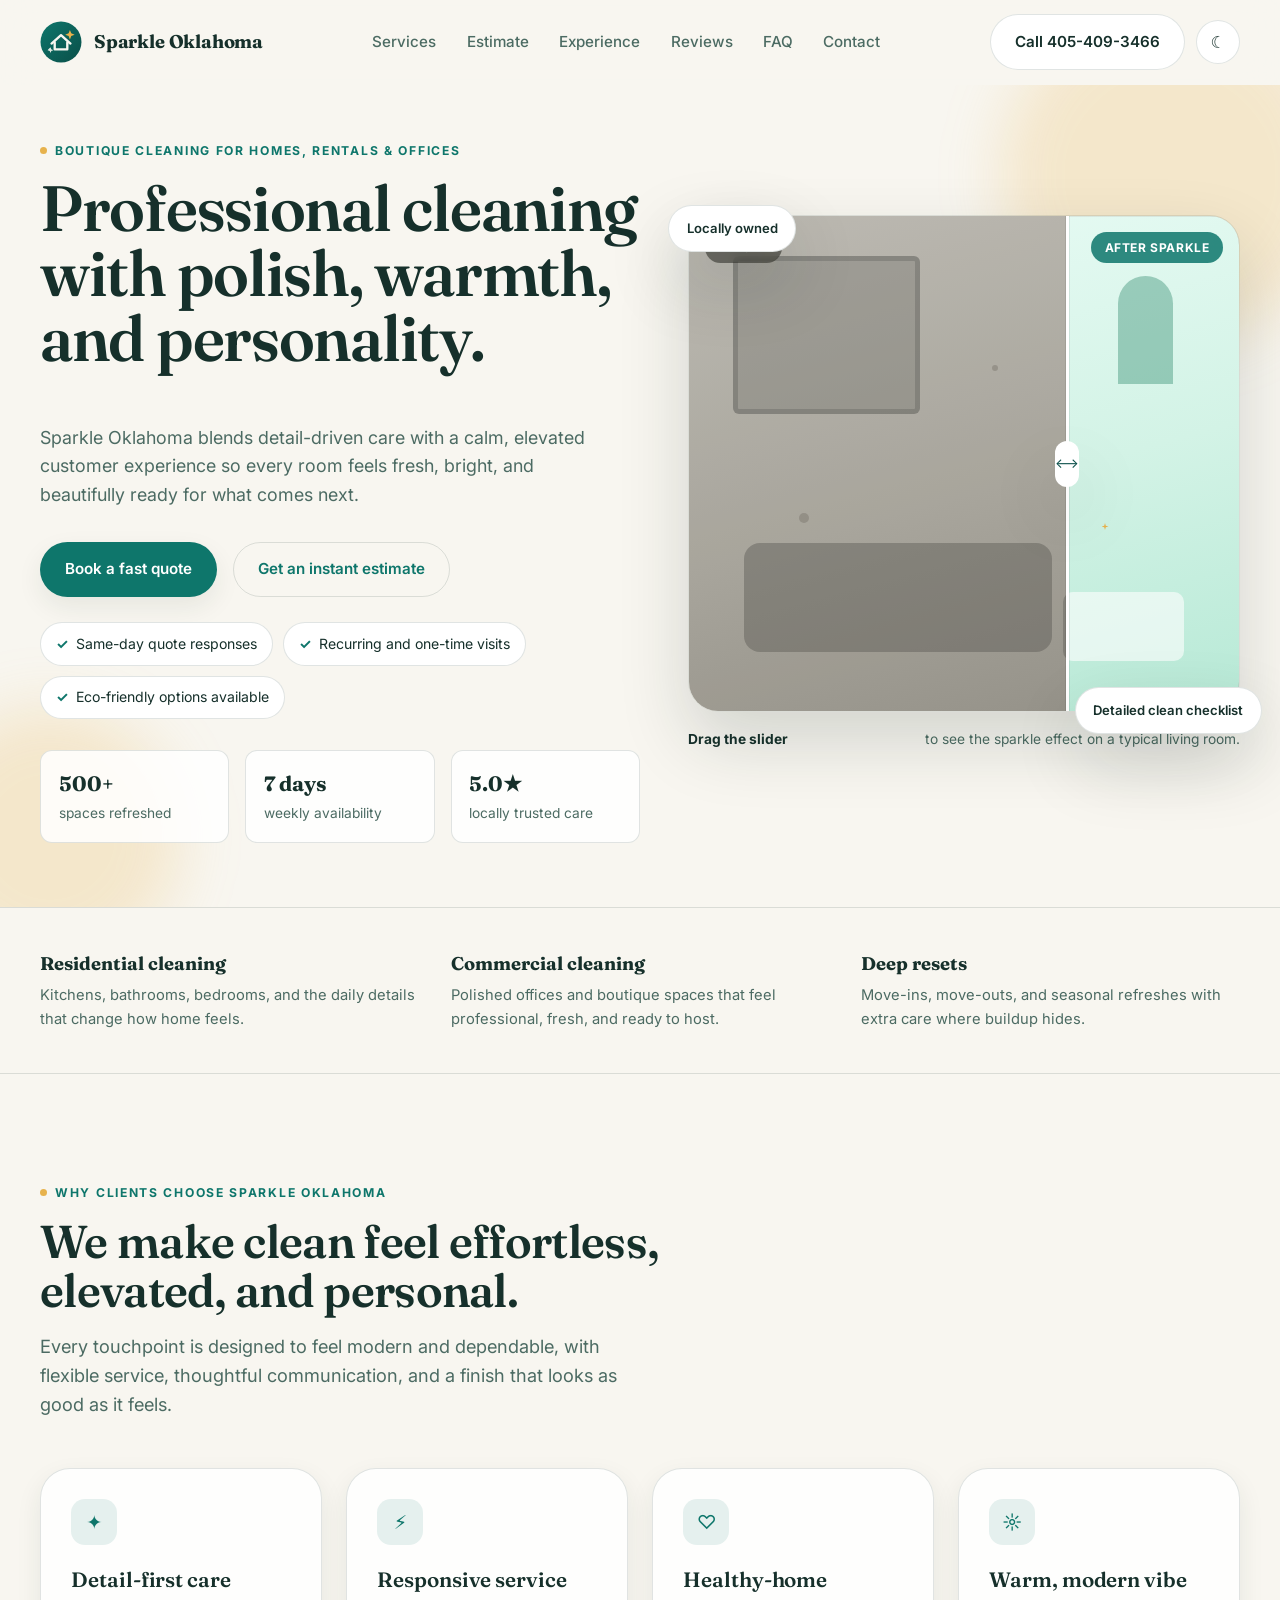
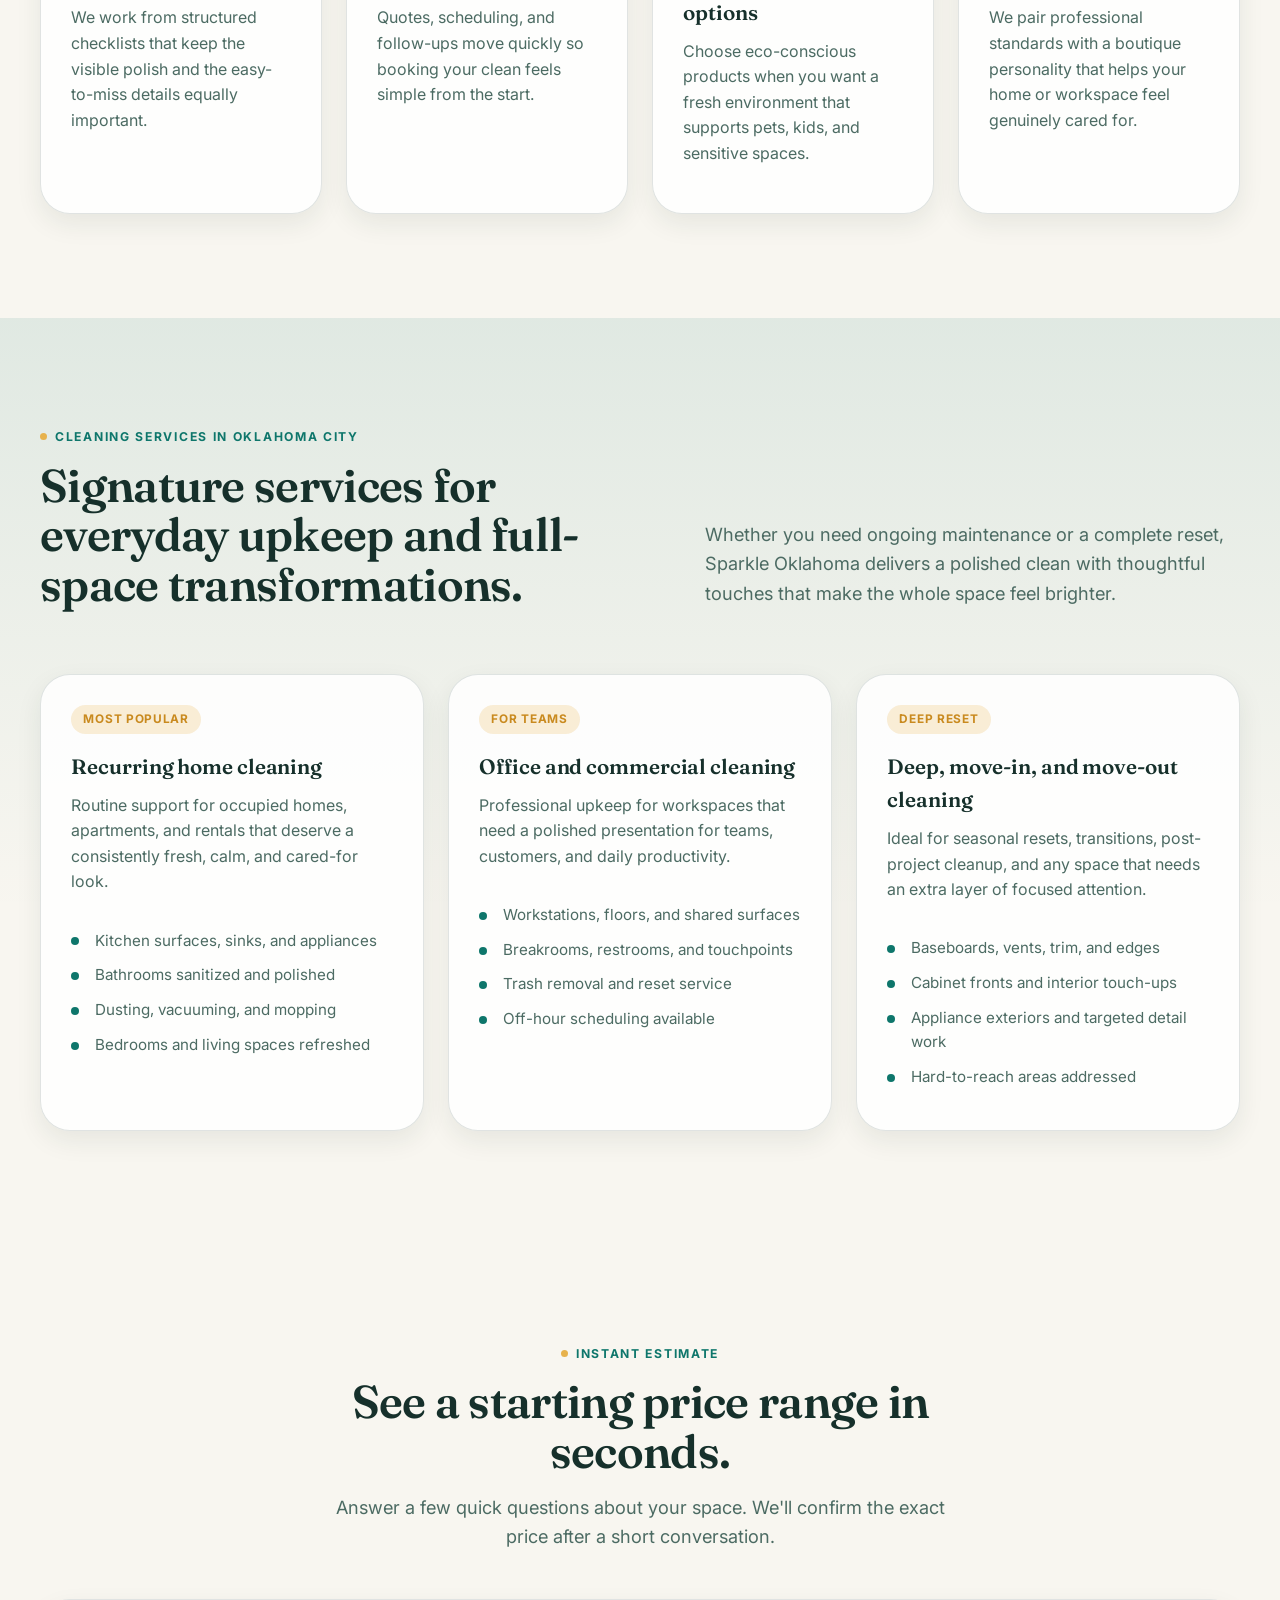
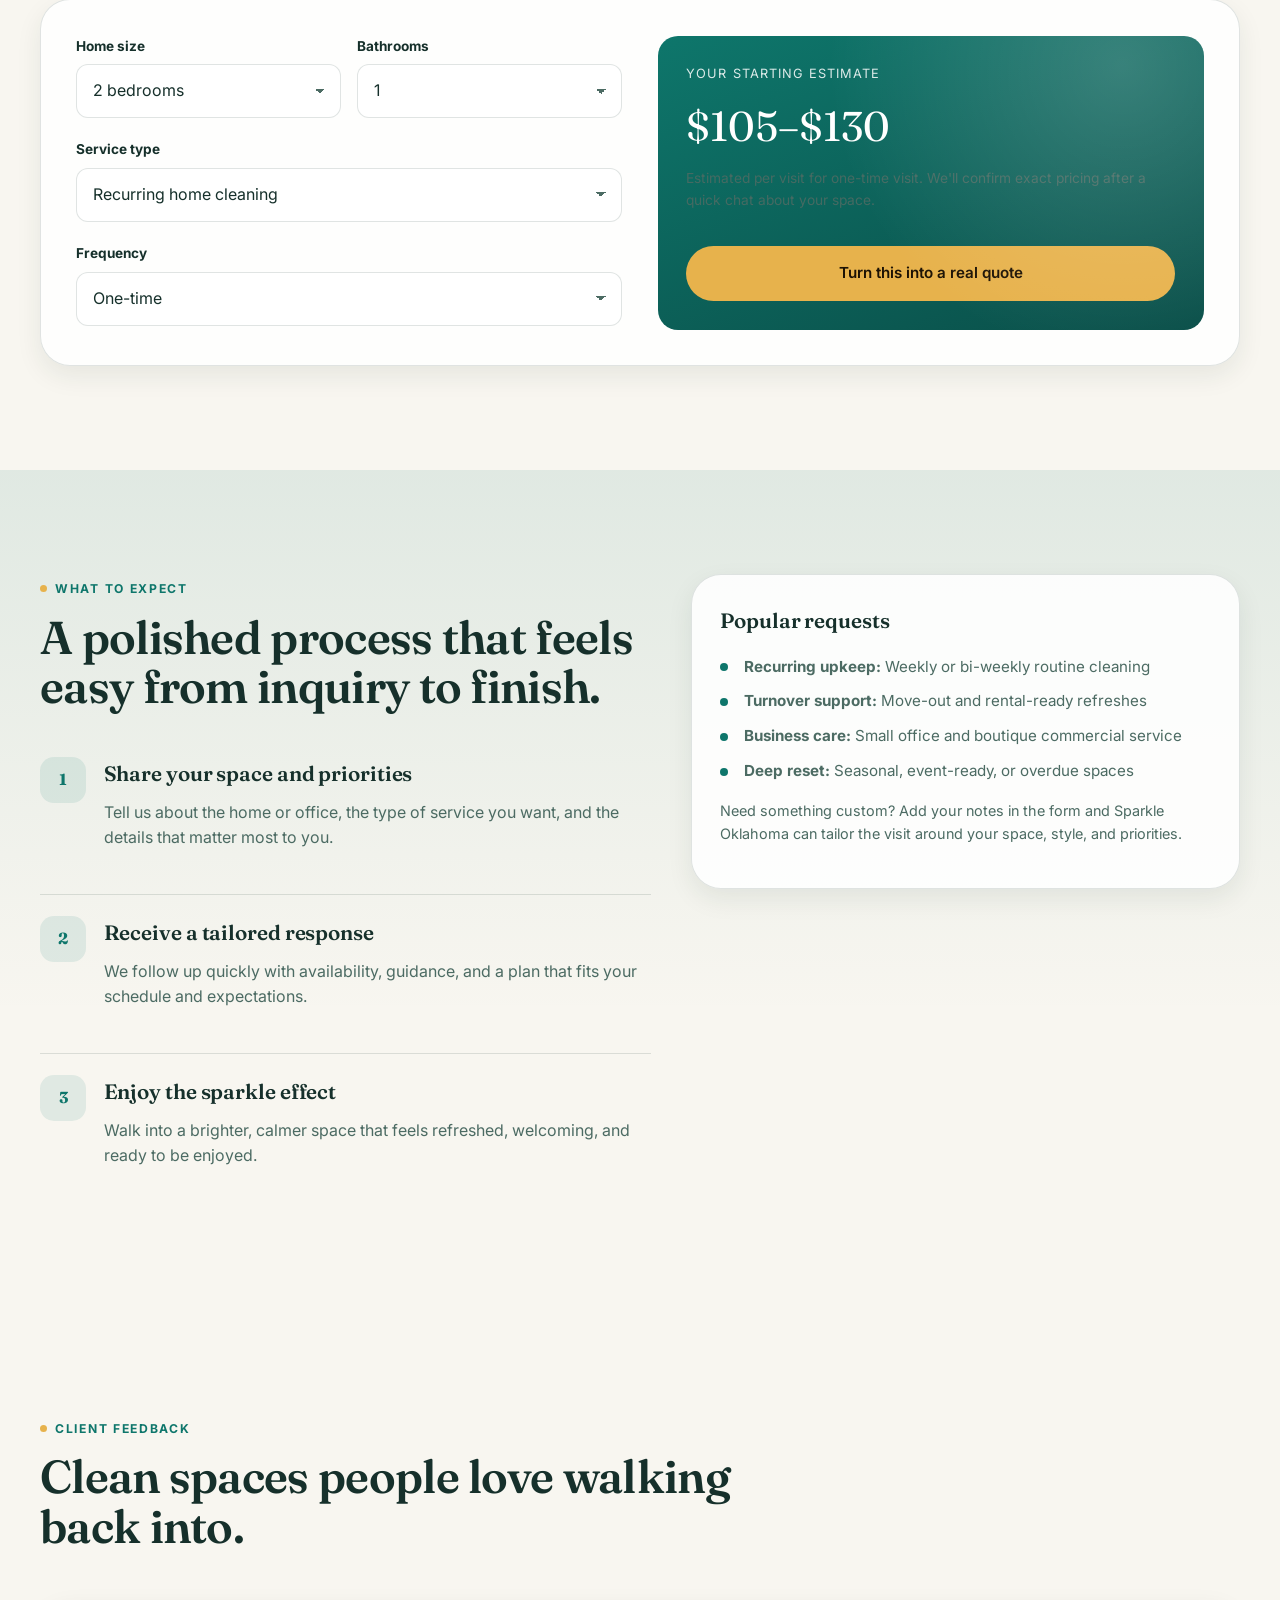
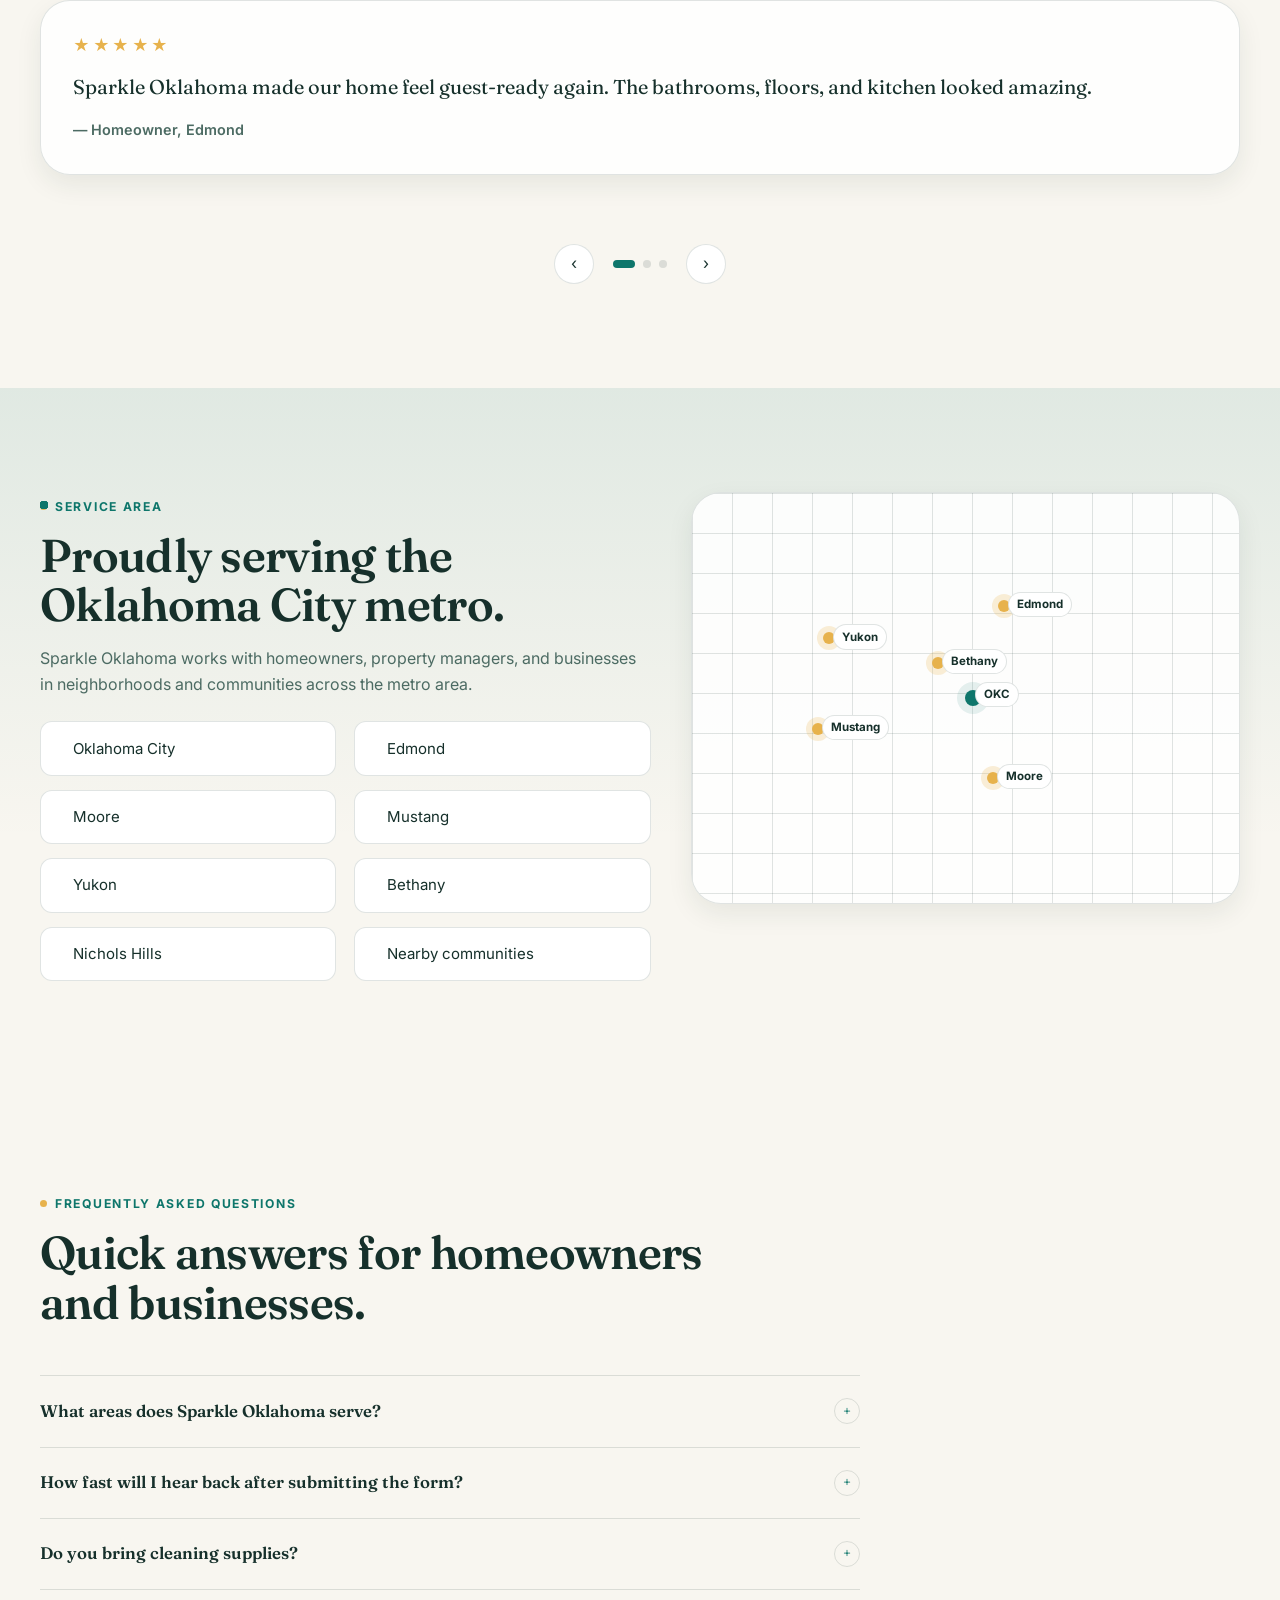
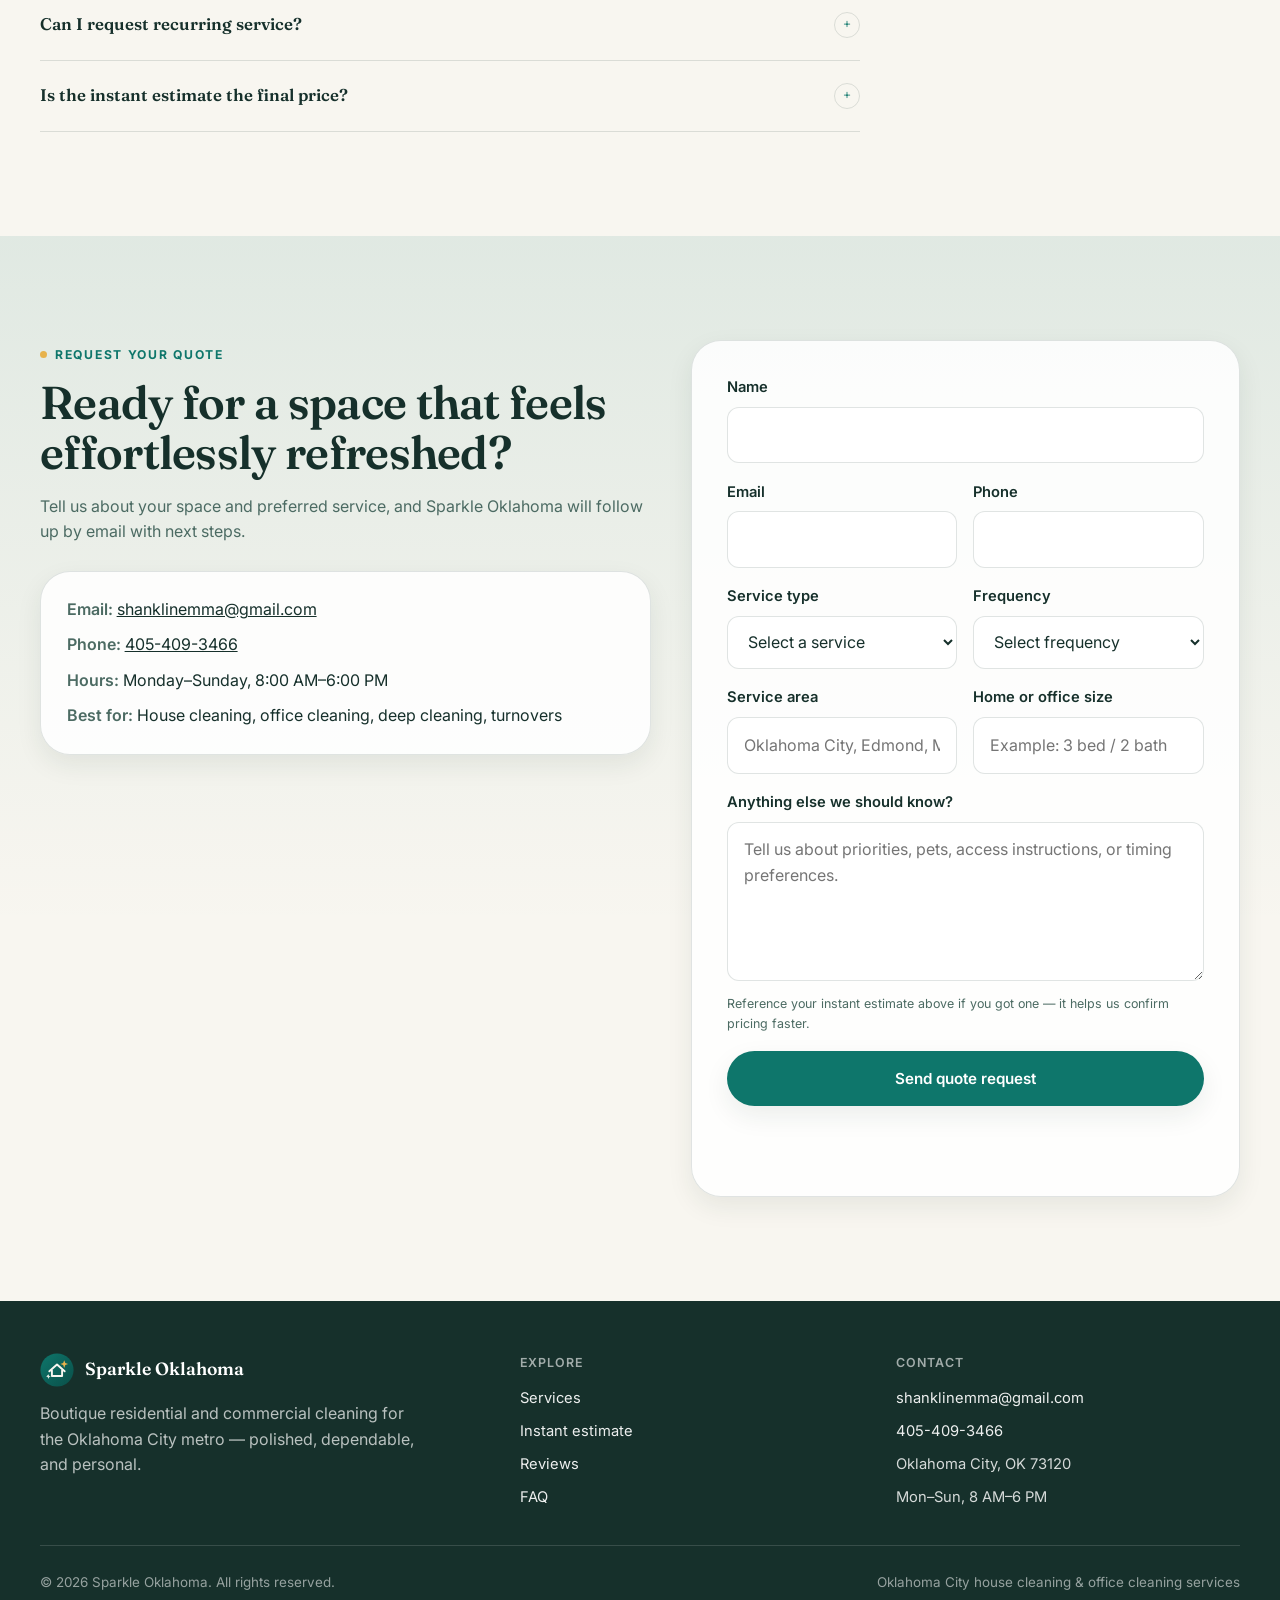
<file: index.html>
<!DOCTYPE html>
<html lang="en">
<head>
  <meta charset="UTF-8" />
  <meta name="viewport" content="width=device-width, initial-scale=1" />
  <title>Sparkle Oklahoma | Boutique Home &amp; Office Cleaning in Oklahoma City</title>
  <meta name="description" content="Sparkle Oklahoma delivers polished home and office cleaning across Oklahoma City with modern care, flexible scheduling, and a warm boutique experience. Get a same-day estimate." />
  <meta name="keywords" content="Oklahoma City house cleaning, cleaning service OKC, residential cleaning Oklahoma City, office cleaning OKC, deep cleaning Oklahoma, move out cleaning OKC" />
  <meta name="author" content="Sparkle Oklahoma" />
  <meta name="robots" content="index, follow, max-image-preview:large, max-snippet:-1, max-video-preview:-1" />
  <meta name="theme-color" content="#0e766b" />
  <meta name="format-detection" content="telephone=yes" />
  <link rel="canonical" href="https://sparkleoklahoma.com/" />
  <link rel="preconnect" href="https://fonts.googleapis.com" />
  <link rel="preconnect" href="https://fonts.gstatic.com" crossorigin />
  <link rel="icon" type="image/png" href="assets/favicon.png" />
  <link rel="shortcut icon" type="image/png" href="assets/favicon.png" />
  <link rel="apple-touch-icon" href="assets/icon-512.png" />
  <link rel="stylesheet" href="https://fonts.googleapis.com/css2?family=Fraunces:opsz,wght@9..144,300..700&family=Inter:wght@400;500;600;700;800&display=swap" />
  <meta property="og:locale" content="en_US" />
  <meta property="og:type" content="website" />
  <meta property="og:title" content="Sparkle Oklahoma | Boutique Home & Office Cleaning in Oklahoma City" />
  <meta property="og:description" content="Boutique residential, deep, and commercial cleaning with a polished customer experience across the OKC metro. Instant estimate calculator included." />
  <meta property="og:url" content="https://sparkleoklahoma.com/" />
  <meta property="og:site_name" content="Sparkle Oklahoma" />
  <meta property="og:image" content="https://sparkleoklahoma.com/assets/social-preview.svg" />
  <meta property="og:image:type" content="image/svg+xml" />
  <meta property="og:image:alt" content="Sparkle Oklahoma cleaning services in Oklahoma City" />
  <meta name="twitter:card" content="summary_large_image" />
  <meta name="twitter:title" content="Sparkle Oklahoma | Boutique Home & Office Cleaning in Oklahoma City" />
  <meta name="twitter:description" content="Professional cleaning with personality, polished details, and flexible support for Oklahoma City homes and businesses." />
  <meta name="twitter:image" content="https://sparkleoklahoma.com/assets/social-preview.svg" />
  <script type="application/ld+json">
  {
    "@context": "https://schema.org",
    "@graph": [
      {
        "@type": "Organization",
        "@id": "https://sparkleoklahoma.com/#organization",
        "name": "Sparkle Oklahoma",
        "url": "https://sparkleoklahoma.com/",
        "logo": "https://sparkleoklahoma.com/assets/logo-mark.svg",
        "email": "shanklinemma@gmail.com",
        "telephone": "+1-405-409-3466"
      },
      {
        "@type": "LocalBusiness",
        "@id": "https://sparkleoklahoma.com/#localbusiness",
        "name": "Sparkle Oklahoma",
        "image": "https://sparkleoklahoma.com/assets/social-preview.svg",
        "url": "https://sparkleoklahoma.com/",
        "telephone": "+1-405-409-3466",
        "email": "shanklinemma@gmail.com",
        "description": "Sparkle Oklahoma provides recurring house cleaning, deep cleaning, move-in and move-out cleaning, and office cleaning across the Oklahoma City metro.",
        "priceRange": "$$",
        "currenciesAccepted": "USD",
        "paymentAccepted": "Cash, Credit Card, Debit Card",
        "address": {
          "@type": "PostalAddress",
          "addressLocality": "Oklahoma City",
          "addressRegion": "OK",
          "postalCode": "73120",
          "addressCountry": "US"
        },
        "geo": {
          "@type": "GeoCoordinates",
          "latitude": 35.609,
          "longitude": -97.565
        },
        "openingHoursSpecification": [
          {
            "@type": "OpeningHoursSpecification",
            "dayOfWeek": ["Monday","Tuesday","Wednesday","Thursday","Friday","Saturday","Sunday"],
            "opens": "08:00",
            "closes": "18:00"
          }
        ],
        "sameAs": ["https://sparkleoklahoma.com/"],
        "areaServed": ["Oklahoma City","Edmond","Moore","Mustang","Yukon","Bethany","Nichols Hills"],
        "aggregateRating": {
          "@type": "AggregateRating",
          "ratingValue": "5.0",
          "reviewCount": "3"
        },
        "review": [
          {
            "@type": "Review",
            "reviewRating": { "@type": "Rating", "ratingValue": "5" },
            "author": { "@type": "Person", "name": "Homeowner, Edmond" },
            "reviewBody": "Sparkle Oklahoma made our home feel guest-ready again. The bathrooms, floors, and kitchen looked amazing."
          },
          {
            "@type": "Review",
            "reviewRating": { "@type": "Rating", "ratingValue": "5" },
            "author": { "@type": "Person", "name": "Small Business Owner, Oklahoma City" },
            "reviewBody": "Their office cleaning is dependable and professional. We appreciate the quick communication and consistent attention to detail."
          },
          {
            "@type": "Review",
            "reviewRating": { "@type": "Rating", "ratingValue": "5" },
            "author": { "@type": "Person", "name": "Property Client, Moore" },
            "reviewBody": "Our move-out clean was a huge help. The place looked polished and ready much faster than we expected."
          }
        ],
        "hasOfferCatalog": {
          "@type": "OfferCatalog",
          "name": "Cleaning Services",
          "itemListElement": [
            { "@type": "Offer", "itemOffered": { "@type": "Service", "name": "Recurring Home Cleaning" } },
            { "@type": "Offer", "itemOffered": { "@type": "Service", "name": "Deep Cleaning" } },
            { "@type": "Offer", "itemOffered": { "@type": "Service", "name": "Office Cleaning" } },
            { "@type": "Offer", "itemOffered": { "@type": "Service", "name": "Move-In / Move-Out Cleaning" } }
          ]
        }
      },
      {
        "@type": "WebSite",
        "@id": "https://sparkleoklahoma.com/#website",
        "url": "https://sparkleoklahoma.com/",
        "name": "Sparkle Oklahoma",
        "description": "Cleaning services website for Oklahoma City homes and businesses.",
        "publisher": { "@id": "https://sparkleoklahoma.com/#organization" },
        "potentialAction": {
          "@type": "SearchAction",
          "target": "https://sparkleoklahoma.com/?q={search_term_string}",
          "query-input": "required name=search_term_string"
        }
      },
      {
        "@type": "FAQPage",
        "@id": "https://sparkleoklahoma.com/#faq",
        "mainEntity": [
          {
            "@type": "Question",
            "name": "What areas does Sparkle Oklahoma serve?",
            "acceptedAnswer": { "@type": "Answer", "text": "Sparkle Oklahoma serves Oklahoma City, Edmond, Moore, Mustang, Yukon, Bethany, Nichols Hills, and nearby communities." }
          },
          {
            "@type": "Question",
            "name": "How quickly can I get a quote?",
            "acceptedAnswer": { "@type": "Answer", "text": "Most quote requests receive a response the same day during business hours, often within a few hours. You can also use the instant estimate tool on the site for a starting price range." }
          },
          {
            "@type": "Question",
            "name": "Do you bring your own cleaning supplies?",
            "acceptedAnswer": { "@type": "Answer", "text": "Yes. Sparkle Oklahoma arrives with professional cleaning supplies, and eco-friendly options are available on request." }
          },
          {
            "@type": "Question",
            "name": "Can I set up recurring cleaning?",
            "acceptedAnswer": { "@type": "Answer", "text": "Yes. Weekly, bi-weekly, monthly, and custom recurring schedules are available for homes and offices." }
          },
          {
            "@type": "Question",
            "name": "Is the instant estimate the final price?",
            "acceptedAnswer": { "@type": "Answer", "text": "The instant estimate is a starting range based on typical home size and service type. Sparkle Oklahoma confirms final pricing after a short conversation about your specific space." }
          }
        ]
      }
    ]
  }
  </script>
  <link rel="stylesheet" href="styles.css" />
</head>
<body>
  <a class="skip-link" href="#main-content">Skip to content</a>

  <header class="site-header">
    <div class="container header-shell">
      <a class="logo" href="#home" aria-label="Sparkle Oklahoma home">
        <img src="assets/logo-mark.svg" alt="" class="logo-img" />
        <span class="logo-text">Sparkle Oklahoma</span>
      </a>
      <nav class="nav" aria-label="Primary navigation">
        <a href="#services">Services</a>
        <a href="#estimate">Estimate</a>
        <a href="#experience">Experience</a>
        <a href="#reviews">Reviews</a>
        <a href="#faq">FAQ</a>
        <a href="#contact">Contact</a>
      </nav>
      <div class="header-actions">
        <a class="btn secondary header-phone" href="tel:4054093466">Call 405-409-3466</a>
        <button id="themeToggle" class="btn icon-btn" aria-label="Toggle theme">☾</button>
        <button class="nav-toggle" aria-label="Toggle navigation" aria-expanded="false">☰</button>
      </div>
    </div>
  </header>

  <main id="main-content">
    <section id="home" class="hero">
      <div class="hero-background" aria-hidden="true">
        <div class="fleck fleck-a"></div>
        <div class="fleck fleck-b"></div>
      </div>
      <div class="container hero-inner">
        <div class="hero-copy reveal">
          <p class="eyebrow">Boutique cleaning for homes, rentals &amp; offices</p>
          <h1>Professional cleaning with polish, warmth, and personality.</h1>
          <p class="hero-text">Sparkle Oklahoma blends detail-driven care with a calm, elevated customer experience so every room feels fresh, bright, and beautifully ready for what comes next.</p>
          <div class="hero-actions">
            <a href="#contact" class="btn primary">Book a fast quote</a>
            <a href="#estimate" class="btn tertiary">Get an instant estimate</a>
          </div>
          <ul class="hero-highlights" aria-label="Company highlights">
            <li>Same-day quote responses</li>
            <li>Recurring and one-time visits</li>
            <li>Eco-friendly options available</li>
          </ul>
          <div class="hero-trust">
            <div>
              <strong>500+</strong>
              <span>spaces refreshed</span>
            </div>
            <div>
              <strong>7 days</strong>
              <span>weekly availability</span>
            </div>
            <div>
              <strong>5.0★</strong>
              <span>locally trusted care</span>
            </div>
          </div>
        </div>

        <div class="hero-visual reveal">
          <div class="sparkle-slider-wrap">
            <div class="sparkle-slider" aria-hidden="false">
              <div class="slider-pane pane-before">
                <div class="room">
                  <div class="room-item room-window"></div>
                  <div class="room-item room-sofa"></div>
                  <div class="room-item room-table"></div>
                  <div class="room-item room-plant"></div>
                  <div class="room-dust dust-1"></div>
                  <div class="room-dust dust-2"></div>
                  <div class="room-dust dust-3"></div>
                </div>
                <span class="pane-label">Before</span>
              </div>
              <div class="slider-pane pane-after">
                <div class="room">
                  <div class="room-item room-window"></div>
                  <div class="room-item room-sofa"></div>
                  <div class="room-item room-table"></div>
                  <div class="room-item room-plant"></div>
                  <div class="sparkle-dot spk-1"></div>
                  <div class="sparkle-dot spk-2"></div>
                  <div class="sparkle-dot spk-3"></div>
                </div>
                <span class="pane-label">After Sparkle</span>
              </div>
              <div class="slider-handle">
                <div class="slider-grip" aria-hidden="true">⟷</div>
              </div>
              <input
                type="range"
                class="sparkle-range"
                min="0"
                max="100"
                value="52"
                aria-label="Drag to compare before and after cleaning"
                role="slider"
                aria-valuemin="0"
                aria-valuemax="100"
                aria-valuenow="52"
              />
            </div>
            <p class="sparkle-caption"><strong>Drag the slider</strong> to see the sparkle effect on a typical living room.</p>
          </div>
          <div class="floating-badge badge-one">Locally owned</div>
          <div class="floating-badge badge-two">Detailed clean checklist</div>
        </div>
      </div>
    </section>

    <section class="proof-bar reveal" aria-label="Quick proof points">
      <div class="container proof-grid">
        <div>
          <strong>Residential cleaning</strong>
          <span>Kitchens, bathrooms, bedrooms, and the daily details that change how home feels.</span>
        </div>
        <div>
          <strong>Commercial cleaning</strong>
          <span>Polished offices and boutique spaces that feel professional, fresh, and ready to host.</span>
        </div>
        <div>
          <strong>Deep resets</strong>
          <span>Move-ins, move-outs, and seasonal refreshes with extra care where buildup hides.</span>
        </div>
      </div>
    </section>

    <section id="experience" class="section">
      <div class="container">
        <div class="section-heading reveal">
          <p class="eyebrow">Why clients choose Sparkle Oklahoma</p>
          <h2>We make clean feel effortless, elevated, and personal.</h2>
          <p class="lede">Every touchpoint is designed to feel modern and dependable, with flexible service, thoughtful communication, and a finish that looks as good as it feels.</p>
        </div>
        <div class="grid four feature-grid">
          <article class="card feature-card reveal">
            <div class="feature-icon">✦</div>
            <h3>Detail-first care</h3>
            <p>We work from structured checklists that keep the visible polish and the easy-to-miss details equally important.</p>
          </article>
          <article class="card feature-card reveal">
            <div class="feature-icon">⚡</div>
            <h3>Responsive service</h3>
            <p>Quotes, scheduling, and follow-ups move quickly so booking your clean feels simple from the start.</p>
          </article>
          <article class="card feature-card reveal">
            <div class="feature-icon">♡</div>
            <h3>Healthy-home options</h3>
            <p>Choose eco-conscious products when you want a fresh environment that supports pets, kids, and sensitive spaces.</p>
          </article>
          <article class="card feature-card reveal">
            <div class="feature-icon">☼</div>
            <h3>Warm, modern vibe</h3>
            <p>We pair professional standards with a boutique personality that helps your home or workspace feel genuinely cared for.</p>
          </article>
        </div>
      </div>
    </section>

    <section id="services" class="section alt-section">
      <div class="container">
        <div class="section-heading split-heading reveal">
          <div>
            <p class="eyebrow">Cleaning services in Oklahoma City</p>
            <h2>Signature services for everyday upkeep and full-space transformations.</h2>
          </div>
          <p class="lede">Whether you need ongoing maintenance or a complete reset, Sparkle Oklahoma delivers a polished clean with thoughtful touches that make the whole space feel brighter.</p>
        </div>
        <div class="grid three service-grid">
          <article class="card service-card reveal">
            <span class="service-tag">Most popular</span>
            <h3>Recurring home cleaning</h3>
            <p>Routine support for occupied homes, apartments, and rentals that deserve a consistently fresh, calm, and cared-for look.</p>
            <ul class="list check-list">
              <li>Kitchen surfaces, sinks, and appliances</li>
              <li>Bathrooms sanitized and polished</li>
              <li>Dusting, vacuuming, and mopping</li>
              <li>Bedrooms and living spaces refreshed</li>
            </ul>
          </article>
          <article class="card service-card reveal">
            <span class="service-tag">For teams</span>
            <h3>Office and commercial cleaning</h3>
            <p>Professional upkeep for workspaces that need a polished presentation for teams, customers, and daily productivity.</p>
            <ul class="list check-list">
              <li>Workstations, floors, and shared surfaces</li>
              <li>Breakrooms, restrooms, and touchpoints</li>
              <li>Trash removal and reset service</li>
              <li>Off-hour scheduling available</li>
            </ul>
          </article>
          <article class="card service-card reveal">
            <span class="service-tag">Deep reset</span>
            <h3>Deep, move-in, and move-out cleaning</h3>
            <p>Ideal for seasonal resets, transitions, post-project cleanup, and any space that needs an extra layer of focused attention.</p>
            <ul class="list check-list">
              <li>Baseboards, vents, trim, and edges</li>
              <li>Cabinet fronts and interior touch-ups</li>
              <li>Appliance exteriors and targeted detail work</li>
              <li>Hard-to-reach areas addressed</li>
            </ul>
          </article>
        </div>
      </div>
    </section>

    <section id="estimate" class="section">
      <div class="container">
        <div class="section-heading center reveal">
          <p class="eyebrow">Instant estimate</p>
          <h2>See a starting price range in seconds.</h2>
          <p class="lede" style="margin-inline:auto;">Answer a few quick questions about your space. We'll confirm the exact price after a short conversation.</p>
        </div>
        <div class="card estimate-panel reveal">
          <form id="estimateForm" class="estimate-form">
            <div class="field-row">
              <div class="field">
                <label for="size">Home size</label>
                <select id="size" name="size">
                  <option value="studio">Studio / 1 bedroom</option>
                  <option value="2bed" selected>2 bedrooms</option>
                  <option value="3bed">3 bedrooms</option>
                  <option value="4bed">4 bedrooms</option>
                  <option value="5bed">5+ bedrooms</option>
                </select>
              </div>
              <div class="field">
                <label for="baths">Bathrooms</label>
                <select id="baths" name="baths">
                  <option value="1" selected>1</option>
                  <option value="1.5">1.5</option>
                  <option value="2">2</option>
                  <option value="2.5">2.5</option>
                  <option value="3plus">3+</option>
                </select>
              </div>
            </div>
            <div class="field">
              <label for="service">Service type</label>
              <select id="service" name="service">
                <option value="recurring" selected>Recurring home cleaning</option>
                <option value="deep">Deep cleaning</option>
                <option value="movein">Move-in cleaning</option>
                <option value="moveout">Move-out cleaning</option>
              </select>
            </div>
            <div class="field">
              <label for="frequency">Frequency</label>
              <select id="frequency" name="frequency">
                <option value="onetime" selected>One-time</option>
                <option value="weekly">Weekly</option>
                <option value="biweekly">Bi-weekly</option>
                <option value="monthly">Monthly</option>
              </select>
            </div>
          </form>
          <div class="estimate-result">
            <span class="estimate-label">Your starting estimate</span>
            <span class="estimate-value" id="estimateValue">$0</span>
            <p class="estimate-note" id="estimateNote">Choose your options to see a range.</p>
            <a href="#contact" class="btn gold estimate-cta">Turn this into a real quote</a>
          </div>
        </div>
      </div>
    </section>

    <section id="results" class="section alt-section">
      <div class="container results-layout">
        <div class="reveal">
          <p class="eyebrow">What to expect</p>
          <h2>A polished process that feels easy from inquiry to finish.</h2>
          <div class="timeline">
            <div class="timeline-item reveal">
              <span>1</span>
              <div>
                <h3>Share your space and priorities</h3>
                <p>Tell us about the home or office, the type of service you want, and the details that matter most to you.</p>
              </div>
            </div>
            <div class="timeline-item reveal">
              <span>2</span>
              <div>
                <h3>Receive a tailored response</h3>
                <p>We follow up quickly with availability, guidance, and a plan that fits your schedule and expectations.</p>
              </div>
            </div>
            <div class="timeline-item reveal">
              <span>3</span>
              <div>
                <h3>Enjoy the sparkle effect</h3>
                <p>Walk into a brighter, calmer space that feels refreshed, welcoming, and ready to be enjoyed.</p>
              </div>
            </div>
          </div>
        </div>
        <aside class="card results-panel reveal">
          <h3>Popular requests</h3>
          <ul class="list stats-list">
            <li><strong>Recurring upkeep:</strong> Weekly or bi-weekly routine cleaning</li>
            <li><strong>Turnover support:</strong> Move-out and rental-ready refreshes</li>
            <li><strong>Business care:</strong> Small office and boutique commercial service</li>
            <li><strong>Deep reset:</strong> Seasonal, event-ready, or overdue spaces</li>
          </ul>
          <p class="microcopy">Need something custom? Add your notes in the form and Sparkle Oklahoma can tailor the visit around your space, style, and priorities.</p>
        </aside>
      </div>
    </section>

    <section id="reviews" class="section">
      <div class="container">
        <div class="section-heading reveal">
          <p class="eyebrow">Client feedback</p>
          <h2>Clean spaces people love walking back into.</h2>
        </div>
        <div class="review-carousel reveal">
          <div class="review-track">
            <article class="card review-card">
              <div class="rating" aria-label="5 out of 5 stars">★★★★★</div>
              <p>Sparkle Oklahoma made our home feel guest-ready again. The bathrooms, floors, and kitchen looked amazing.</p>
              <span>— Homeowner, Edmond</span>
            </article>
            <article class="card review-card">
              <div class="rating" aria-label="5 out of 5 stars">★★★★★</div>
              <p>Their office cleaning is dependable and professional. We appreciate the quick communication and consistent attention to detail.</p>
              <span>— Small Business Owner, Oklahoma City</span>
            </article>
            <article class="card review-card">
              <div class="rating" aria-label="5 out of 5 stars">★★★★★</div>
              <p>Our move-out clean was a huge help. The place looked polished and ready much faster than we expected.</p>
              <span>— Property Client, Moore</span>
            </article>
          </div>
          <div class="carousel-controls">
            <button type="button" class="carousel-arrow prev" aria-label="Previous review">‹</button>
            <div class="carousel-dots"></div>
            <button type="button" class="carousel-arrow next" aria-label="Next review">›</button>
          </div>
        </div>
      </div>
    </section>

    <section class="section alt-section coverage-section">
      <div class="container coverage-layout">
        <div class="reveal">
          <p class="eyebrow">Service area</p>
          <h2>Proudly serving the Oklahoma City metro.</h2>
          <p>Sparkle Oklahoma works with homeowners, property managers, and businesses in neighborhoods and communities across the metro area.</p>
          <ul class="coverage-list">
            <li>Oklahoma City</li>
            <li>Edmond</li>
            <li>Moore</li>
            <li>Mustang</li>
            <li>Yukon</li>
            <li>Bethany</li>
            <li>Nichols Hills</li>
            <li>Nearby communities</li>
          </ul>
        </div>
        <div class="card coverage-map reveal" aria-hidden="true">
          <div class="map-grid"></div>
          <div class="map-dot hub" style="top:48%;left:50%;"></div>
          <span class="map-label" style="top:48%;left:50%;">OKC</span>
          <div class="map-dot" style="top:26%;left:56%;"></div>
          <span class="map-label" style="top:26%;left:56%;">Edmond</span>
          <div class="map-dot" style="top:68%;left:54%;"></div>
          <span class="map-label" style="top:68%;left:54%;">Moore</span>
          <div class="map-dot" style="top:56%;left:22%;"></div>
          <span class="map-label" style="top:56%;left:22%;">Mustang</span>
          <div class="map-dot" style="top:34%;left:24%;"></div>
          <span class="map-label" style="top:34%;left:24%;">Yukon</span>
          <div class="map-dot" style="top:40%;left:44%;"></div>
          <span class="map-label" style="top:40%;left:44%;">Bethany</span>
        </div>
      </div>
    </section>

    <section id="faq" class="section">
      <div class="container">
        <div class="section-heading reveal">
          <p class="eyebrow">Frequently asked questions</p>
          <h2>Quick answers for homeowners and businesses.</h2>
        </div>
        <div class="faq-list reveal">
          <div class="faq-item">
            <button class="faq-question" aria-expanded="false">What areas does Sparkle Oklahoma serve?<span class="faq-icon">+</span></button>
            <div class="faq-answer"><div class="faq-answer-inner"><p>We serve Oklahoma City, Edmond, Moore, Mustang, Yukon, Bethany, Nichols Hills, and nearby communities.</p></div></div>
          </div>
          <div class="faq-item">
            <button class="faq-question" aria-expanded="false">How fast will I hear back after submitting the form?<span class="faq-icon">+</span></button>
            <div class="faq-answer"><div class="faq-answer-inner"><p>Most requests receive a response the same day during business hours, often within a few hours.</p></div></div>
          </div>
          <div class="faq-item">
            <button class="faq-question" aria-expanded="false">Do you bring cleaning supplies?<span class="faq-icon">+</span></button>
            <div class="faq-answer"><div class="faq-answer-inner"><p>Yes. We bring professional cleaning supplies, and eco-friendly product options are available upon request.</p></div></div>
          </div>
          <div class="faq-item">
            <button class="faq-question" aria-expanded="false">Can I request recurring service?<span class="faq-icon">+</span></button>
            <div class="faq-answer"><div class="faq-answer-inner"><p>Absolutely. Weekly, bi-weekly, monthly, and custom recurring schedules are available depending on your needs.</p></div></div>
          </div>
          <div class="faq-item">
            <button class="faq-question" aria-expanded="false">Is the instant estimate the final price?<span class="faq-icon">+</span></button>
            <div class="faq-answer"><div class="faq-answer-inner"><p>The instant estimate gives you a starting range based on typical home size and service type. We confirm final pricing after a short conversation about your specific space.</p></div></div>
          </div>
        </div>
      </div>
    </section>

    <section id="contact" class="section alt-section contact-section">
      <div class="container contact-layout">
        <div class="contact-copy reveal">
          <p class="eyebrow">Request your quote</p>
          <h2>Ready for a space that feels effortlessly refreshed?</h2>
          <p>Tell us about your space and preferred service, and Sparkle Oklahoma will follow up by email with next steps.</p>
          <div class="card contact-details">
            <p><strong>Email:</strong> <a href="mailto:shanklinemma@gmail.com">shanklinemma@gmail.com</a></p>
            <p><strong>Phone:</strong> <a href="tel:4054093466">405-409-3466</a></p>
            <p><strong>Hours:</strong> Monday–Sunday, 8:00 AM–6:00 PM</p>
            <p><strong>Best for:</strong> House cleaning, office cleaning, deep cleaning, turnovers</p>
          </div>
        </div>
        <div class="card contact-form-wrap reveal">
          <form id="contactForm" action="https://formsubmit.co/ajax/shanklinemma@gmail.com" method="POST" novalidate>
            <input type="hidden" name="_subject" value="New Sparkle Oklahoma quote request" />
            <input type="hidden" name="_template" value="table" />
            <input type="hidden" name="_captcha" value="false" />
            <input type="hidden" name="_next" value="https://sparkleoklahoma.com/#contact" />
            <div class="form-group">
              <label for="name">Name</label>
              <input id="name" name="name" type="text" autocomplete="name" required />
            </div>
            <div class="form-row">
              <div class="form-group">
                <label for="email">Email</label>
                <input id="email" name="email" type="email" autocomplete="email" required />
              </div>
              <div class="form-group">
                <label for="phone">Phone</label>
                <input id="phone" name="phone" type="tel" autocomplete="tel" required />
              </div>
            </div>
            <div class="form-row">
              <div class="form-group">
                <label for="service2">Service type</label>
                <select id="service2" name="service" required>
                  <option value="">Select a service</option>
                  <option value="Recurring Home Cleaning">Recurring Home Cleaning</option>
                  <option value="Office Cleaning">Office Cleaning</option>
                  <option value="Deep Cleaning">Deep Cleaning</option>
                  <option value="Move-In Cleaning">Move-In Cleaning</option>
                  <option value="Move-Out Cleaning">Move-Out Cleaning</option>
                </select>
              </div>
              <div class="form-group">
                <label for="frequency2">Frequency</label>
                <select id="frequency2" name="frequency" required>
                  <option value="">Select frequency</option>
                  <option value="One-time">One-time</option>
                  <option value="Weekly">Weekly</option>
                  <option value="Bi-weekly">Bi-weekly</option>
                  <option value="Monthly">Monthly</option>
                  <option value="Custom">Custom</option>
                </select>
              </div>
            </div>
            <div class="form-row">
              <div class="form-group">
                <label for="location">Service area</label>
                <input id="location" name="location" type="text" placeholder="Oklahoma City, Edmond, Moore..." required />
              </div>
              <div class="form-group">
                <label for="size2">Home or office size</label>
                <input id="size2" name="size" type="text" placeholder="Example: 3 bed / 2 bath" required />
              </div>
            </div>
            <div class="form-group">
              <label for="message">Anything else we should know?</label>
              <textarea id="message" name="message" rows="5" placeholder="Tell us about priorities, pets, access instructions, or timing preferences." required></textarea>
              <p class="form-hint">Reference your instant estimate above if you got one — it helps us confirm pricing faster.</p>
            </div>
            <button type="submit" class="btn primary full-width">Send quote request</button>
            <p class="form-status" id="formStatus" role="status" aria-live="polite"></p>
          </form>
        </div>
      </div>
    </section>
  </main>

  <footer class="site-footer">
    <div class="container">
      <div class="footer-top">
        <div>
          <div class="footer-brand">
            <img src="assets/logo-mark.svg" alt="" />
            Sparkle Oklahoma
          </div>
          <p style="color:rgba(255,255,255,0.7); max-width:38ch; font-family: var(--font-body);">Boutique residential and commercial cleaning for the Oklahoma City metro — polished, dependable, and personal.</p>
        </div>
        <div class="footer-col">
          <h4>Explore</h4>
          <ul>
            <li><a href="#services">Services</a></li>
            <li><a href="#estimate">Instant estimate</a></li>
            <li><a href="#reviews">Reviews</a></li>
            <li><a href="#faq">FAQ</a></li>
          </ul>
        </div>
        <div class="footer-col">
          <h4>Contact</h4>
          <ul>
            <li><a href="mailto:shanklinemma@gmail.com">shanklinemma@gmail.com</a></li>
            <li><a href="tel:4054093466">405-409-3466</a></li>
            <li>Oklahoma City, OK 73120</li>
            <li>Mon–Sun, 8 AM–6 PM</li>
          </ul>
        </div>
      </div>
      <div class="footer-bottom">
        <span>© 2026 Sparkle Oklahoma. All rights reserved.</span>
        <span>Oklahoma City house cleaning &amp; office cleaning services</span>
      </div>
    </div>
  </footer>

  <div class="mobile-cta" aria-hidden="false">
    <a href="tel:4054093466" class="btn secondary">Call now</a>
    <a href="#contact" class="btn primary">Get a quote</a>
  </div>

  <script src="script.js"></script>
</body>
</html>
</file>
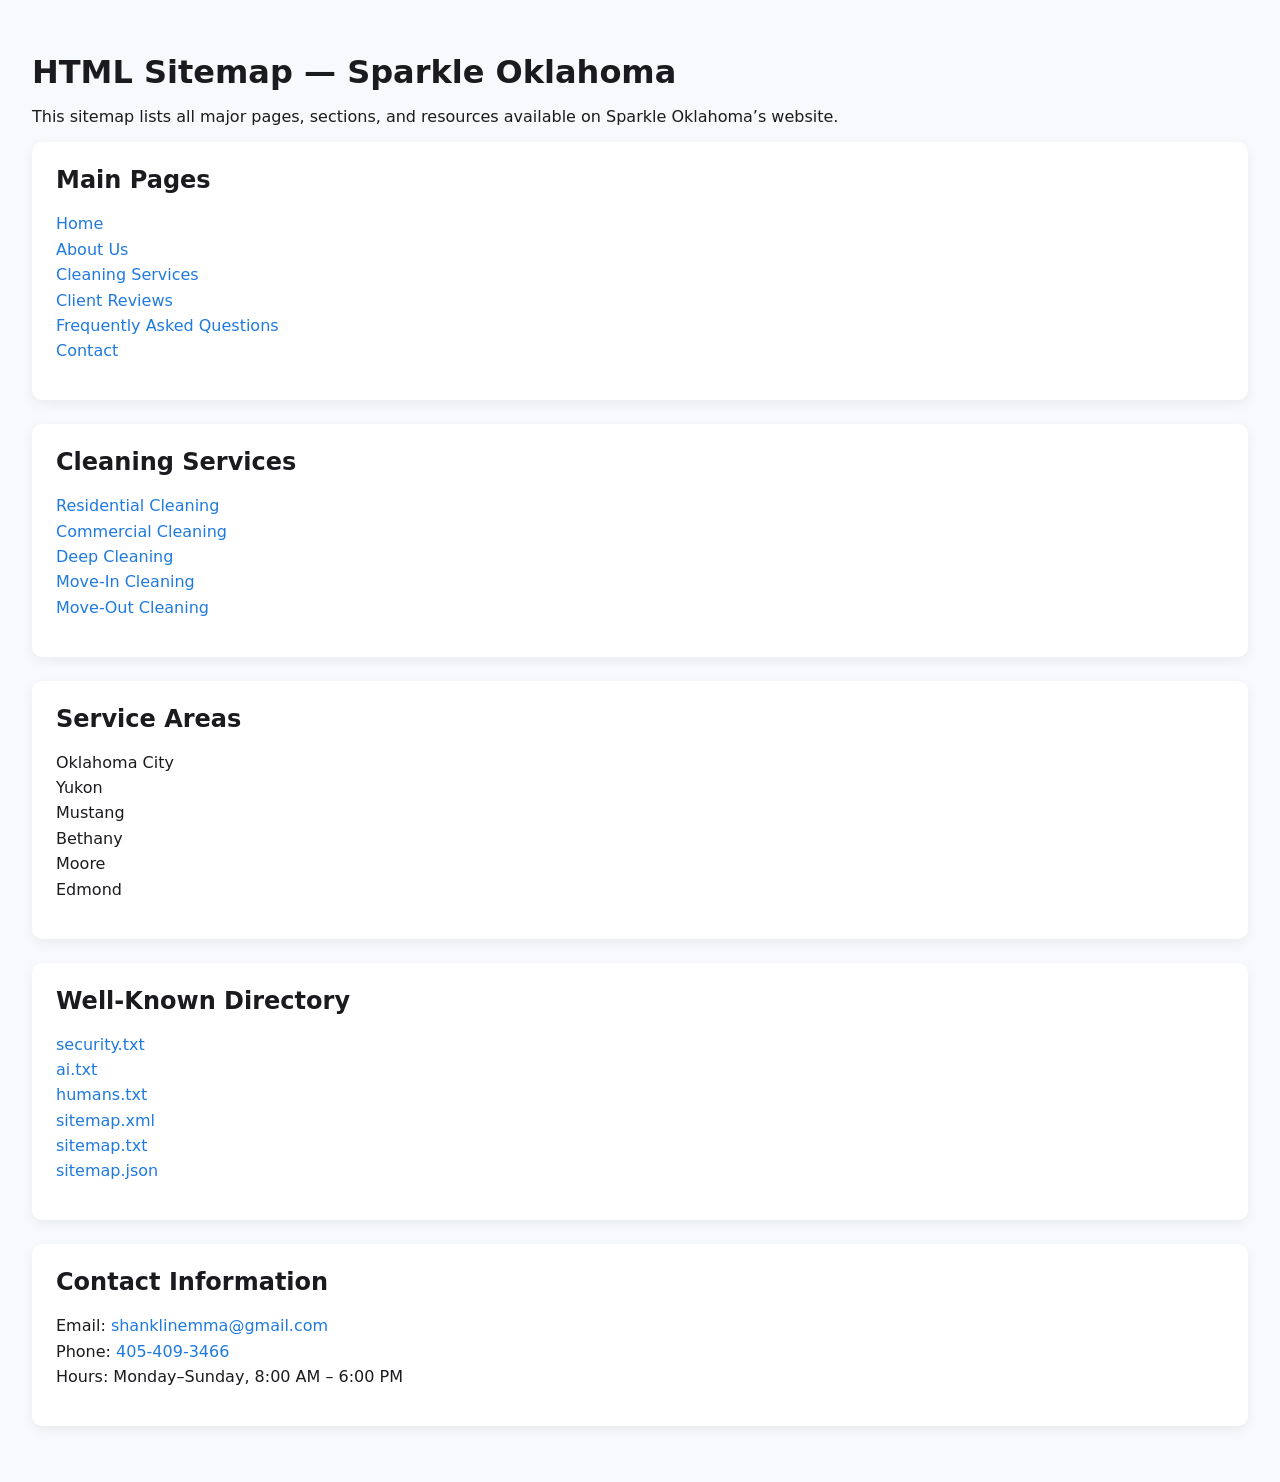
<file: sitemap.html>
<!DOCTYPE html>
<html lang="en">
<head>
  <meta charset="UTF-8" />
  <title>HTML Sitemap | Sparkle Oklahoma</title>
  <meta name="description" content="HTML sitemap for Sparkle Oklahoma, listing all pages, sections, and service areas for easy navigation and search engine indexing." />
  <meta name="viewport" content="width=device-width, initial-scale=1" />

  <style>
    body {
      font-family: system-ui, sans-serif;
      background: #f7f9fc;
      margin: 0;
      padding: 2rem;
      color: #1b1b1f;
    }
    h1 {
      margin-bottom: 1rem;
      font-size: 2rem;
    }
    .section {
      background: #ffffff;
      padding: 1.5rem;
      margin-bottom: 1.5rem;
      border-radius: 10px;
      box-shadow: 0 4px 12px rgba(0,0,0,0.06);
    }
    h2 {
      margin-top: 0;
    }
    ul {
      list-style: none;
      padding-left: 0;
    }
    li {
      margin: 0.4rem 0;
    }
    a {
      color: #1f7ae0;
      text-decoration: none;
    }
    a:hover {
      text-decoration: underline;
    }
  </style>
</head>

<body>

  <h1>HTML Sitemap — Sparkle Oklahoma</h1>
  <p>This sitemap lists all major pages, sections, and resources available on Sparkle Oklahoma’s website.</p>

  <div class="section">
    <h2>Main Pages</h2>
    <ul>
      <li><a href="https://sparkleoklahoma.com/">Home</a></li>
      <li><a href="https://sparkleoklahoma.com/#about">About Us</a></li>
      <li><a href="https://sparkleoklahoma.com/#services">Cleaning Services</a></li>
      <li><a href="https://sparkleoklahoma.com/#reviews">Client Reviews</a></li>
      <li><a href="https://sparkleoklahoma.com/#faq">Frequently Asked Questions</a></li>
      <li><a href="https://sparkleoklahoma.com/#contact">Contact</a></li>
    </ul>
  </div>

  <div class="section">
    <h2>Cleaning Services</h2>
    <ul>
      <li><a href="https://sparkleoklahoma.com/#services">Residential Cleaning</a></li>
      <li><a href="https://sparkleoklahoma.com/#services">Commercial Cleaning</a></li>
      <li><a href="https://sparkleoklahoma.com/#services">Deep Cleaning</a></li>
      <li><a href="https://sparkleoklahoma.com/#services">Move‑In Cleaning</a></li>
      <li><a href="https://sparkleoklahoma.com/#services">Move‑Out Cleaning</a></li>
    </ul>
  </div>

  <div class="section">
    <h2>Service Areas</h2>
    <ul>
      <li>Oklahoma City</li>
      <li>Yukon</li>
      <li>Mustang</li>
      <li>Bethany</li>
      <li>Moore</li>
      <li>Edmond</li>
    </ul>
  </div>

  <div class="section">
    <h2>Well‑Known Directory</h2>
    <ul>
      <li><a href="https://sparkleoklahoma.com/.well-known/security.txt">security.txt</a></li>
      <li><a href="https://sparkleoklahoma.com/.well-known/ai.txt">ai.txt</a></li>
      <li><a href="https://sparkleoklahoma.com/.well-known/humans.txt">humans.txt</a></li>
      <li><a href="https://sparkleoklahoma.com/sitemap.xml">sitemap.xml</a></li>
      <li><a href="https://sparkleoklahoma.com/sitemap.txt">sitemap.txt</a></li>
      <li><a href="https://sparkleoklahoma.com/sitemap.json">sitemap.json</a></li>
    </ul>
  </div>

  <div class="section">
    <h2>Contact Information</h2>
    <ul>
      <li>Email: <a href="mailto:shanklinemma@gmail.com">shanklinemma@gmail.com</a></li>
      <li>Phone: <a href="tel:4054093466">405‑409‑3466</a></li>
      <li>Hours: Monday–Sunday, 8:00 AM – 6:00 PM</li>
    </ul>
  </div>

</body>
</html>
</file>
<file: styles.css>
/* =========================================================
   Sparkle Oklahoma — design tokens
   Palette: warm linen paper, deep pine ink, teal brand, gold sparkle.
   Type: Fraunces (display, warm + a little eccentric) / Inter (body & UI)
   ========================================================= */
:root {
  --paper: #f8f6f0;
  --paper-deep: #efe9da;
  --surface: rgba(255, 255, 255, 0.86);
  --surface-strong: #ffffff;
  --ink: #16302b;
  --ink-soft: #4c6b63;
  --line: rgba(22, 48, 43, 0.13);
  --teal: #0e766b;
  --teal-deep: #0a4f49;
  --teal-soft: rgba(14, 118, 107, 0.1);
  --gold: #c98a1f;
  --gold-bright: #e7b24c;
  --gold-soft: rgba(231, 178, 76, 0.22);
  --success: #157a5a;
  --error: #a3372a;
  --shadow-sm: 0 10px 26px rgba(22, 48, 43, 0.08);
  --shadow-lg: 0 30px 70px rgba(16, 38, 34, 0.16);
  --radius-lg: 30px;
  --radius-md: 20px;
  --radius-sm: 12px;
  --max-width: 1200px;
  --ease: cubic-bezier(0.22, 1, 0.36, 1);
  --font-display: "Fraunces", "Iowan Old Style", Georgia, serif;
  --font-body: "Inter", system-ui, -apple-system, sans-serif;
}

:root.dark {
  --paper: #0b1f1c;
  --paper-deep: #071614;
  --surface: rgba(15, 38, 34, 0.82);
  --surface-strong: #10312c;
  --ink: #eef6f3;
  --ink-soft: #a9c7be;
  --line: rgba(168, 199, 190, 0.16);
  --teal: #4fd9c4;
  --teal-deep: #8be9dc;
  --teal-soft: rgba(79, 217, 196, 0.14);
  --gold: #f2c464;
  --gold-bright: #f6d68c;
  --gold-soft: rgba(242, 196, 100, 0.16);
  --success: #4fd9a8;
  --error: #f2867a;
  --shadow-sm: 0 10px 26px rgba(0, 0, 0, 0.3);
  --shadow-lg: 0 30px 70px rgba(0, 0, 0, 0.5);
}

*, *::before, *::after { box-sizing: border-box; }
html { scroll-behavior: smooth; }

body {
  margin: 0;
  font-family: var(--font-body);
  background: var(--paper);
  color: var(--ink);
  line-height: 1.6;
  overflow-x: hidden;
  transition: background 260ms var(--ease), color 260ms var(--ease);
}

a { color: inherit; }
img, svg { display: block; max-width: 100%; }
button, input, select, textarea { font: inherit; color: inherit; }
::selection { background: var(--gold-soft); color: var(--ink); }

.skip-link {
  position: absolute;
  left: 1rem;
  top: -3.5rem;
  background: var(--teal);
  color: #fff;
  padding: 0.8rem 1.1rem;
  border-radius: 999px;
  z-index: 200;
  font-weight: 600;
  transition: top 200ms var(--ease);
}
.skip-link:focus { top: 1rem; }

:focus-visible {
  outline: 2px solid var(--teal);
  outline-offset: 3px;
}

.container { width: min(calc(100% - 2.5rem), var(--max-width)); margin: 0 auto; }
.section { padding: 6.5rem 0; }
.section-tight { padding: 4rem 0; }
.alt-section { background: linear-gradient(180deg, var(--teal-soft), transparent 65%); }
.section-heading { max-width: 700px; margin: 0 0 3rem; }
.section-heading.center { margin-inline: auto; text-align: center; }
.split-heading { display: grid; grid-template-columns: 1.05fr 0.9fr; gap: 2.5rem; align-items: end; max-width: none; margin-bottom: 3rem; }

.eyebrow {
  display: inline-flex;
  align-items: center;
  gap: 0.5rem;
  margin: 0 0 0.9rem;
  text-transform: uppercase;
  letter-spacing: 0.14em;
  font-size: 0.76rem;
  font-weight: 700;
  color: var(--teal);
}
.eyebrow::before {
  content: "";
  width: 7px;
  height: 7px;
  border-radius: 999px;
  background: var(--gold-bright);
}

h1, h2, h3, h4, p { margin-top: 0; font-family: var(--font-display); }
h1 {
  font-size: clamp(2.7rem, 5vw, 4.6rem);
  line-height: 1.02;
  letter-spacing: -0.02em;
  font-weight: 600;
  font-optical-sizing: auto;
}
h2 { font-size: clamp(2rem, 3.6vw, 3rem); line-height: 1.08; letter-spacing: -0.015em; font-weight: 600; margin-bottom: 1rem; }
h3 { font-size: 1.3rem; font-weight: 600; margin-bottom: 0.6rem; letter-spacing: -0.005em; }
h4 { font-size: 1.05rem; font-weight: 600; font-family: var(--font-body); }
p { color: var(--ink-soft); font-family: var(--font-body); }
.lede { font-size: 1.14rem; max-width: 56ch; }

.card {
  background: var(--surface);
  border: 1px solid var(--line);
  border-radius: var(--radius-lg);
  box-shadow: var(--shadow-sm);
}

/* ---------- header ---------- */
.site-header {
  position: sticky;
  top: 0;
  z-index: 40;
  background: rgba(248, 246, 240, 0.78);
  backdrop-filter: blur(18px);
  border-bottom: 1px solid transparent;
  transition: border-color 260ms var(--ease), background 260ms var(--ease);
}
:root.dark .site-header { background: rgba(11, 31, 28, 0.78); }
.site-header.is-scrolled { border-bottom-color: var(--line); }
.header-shell {
  display: flex;
  align-items: center;
  justify-content: space-between;
  gap: 1.5rem;
  min-height: 84px;
}
.logo { display: inline-flex; align-items: center; gap: 0.75rem; text-decoration: none; font-weight: 700; }
.logo-img { width: 42px; height: 42px; flex-shrink: 0; }
.logo-text { font-family: var(--font-display); font-size: 1.15rem; letter-spacing: -0.01em; color: var(--ink); }
.nav { display: flex; gap: 1.9rem; align-items: center; }
.nav a {
  text-decoration: none;
  color: var(--ink-soft);
  font-weight: 500;
  font-size: 0.95rem;
  position: relative;
  padding: 0.3rem 0;
  transition: color 200ms var(--ease);
}
.nav a::after {
  content: "";
  position: absolute;
  left: 0; right: 100%;
  bottom: -2px;
  height: 2px;
  background: var(--gold-bright);
  transition: right 220ms var(--ease);
}
.nav a:hover, .nav a:focus-visible { color: var(--ink); }
.nav a:hover::after, .nav a:focus-visible::after { right: 0; }
.header-actions { display: flex; align-items: center; gap: 0.7rem; }
.nav-toggle { display: none; }

.btn {
  display: inline-flex;
  align-items: center;
  justify-content: center;
  gap: 0.5rem;
  padding: 0.9rem 1.5rem;
  border-radius: 999px;
  text-decoration: none;
  border: 1px solid transparent;
  font-weight: 600;
  font-size: 0.95rem;
  cursor: pointer;
  white-space: nowrap;
  transition: transform 200ms var(--ease), box-shadow 200ms var(--ease), background 200ms var(--ease), color 200ms var(--ease), border-color 200ms var(--ease);
}
.btn:hover, .btn:focus-visible { transform: translateY(-2px); }
.btn.primary { background: var(--teal); color: #fff; box-shadow: var(--shadow-sm); }
.btn.primary:hover { background: var(--teal-deep); }
.btn.secondary { background: var(--surface-strong); border-color: var(--line); color: var(--ink); }
.btn.tertiary { background: transparent; border-color: var(--line); color: var(--teal); }
.btn.gold { background: var(--gold-bright); color: #1c1204; }
.icon-btn { width: 44px; height: 44px; padding: 0; background: var(--surface-strong); border-color: var(--line); font-size: 1.05rem; }
.header-phone { white-space: nowrap; }
.full-width { width: 100%; }

/* ---------- hero ---------- */
.hero { padding: 3.2rem 0 4rem; position: relative; overflow: hidden; }
.hero-background { position: absolute; inset: 0; pointer-events: none; }
.hero-background .fleck {
  position: absolute;
  border-radius: 999px;
  background: var(--gold-soft);
  filter: blur(30px);
}
.fleck-a { width: 340px; height: 340px; top: -80px; right: -60px; }
.fleck-b { width: 260px; height: 260px; bottom: -60px; left: -80px; background: var(--teal-soft); }

.hero-inner {
  position: relative;
  display: grid;
  grid-template-columns: minmax(0, 1fr) minmax(360px, 0.92fr);
  gap: 3rem;
  align-items: center;
}
.hero-text { font-size: 1.12rem; max-width: 52ch; }
.hero-actions { display: flex; flex-wrap: wrap; gap: 1rem; margin: 2rem 0 1.6rem; }
.hero-highlights {
  display: flex;
  flex-wrap: wrap;
  gap: 0.6rem;
  list-style: none;
  padding: 0;
  margin: 0 0 1.9rem;
}
.hero-highlights li {
  display: flex;
  align-items: center;
  gap: 0.5rem;
  background: var(--surface-strong);
  border: 1px solid var(--line);
  padding: 0.6rem 0.95rem;
  border-radius: 999px;
  font-size: 0.88rem;
  color: var(--ink);
}
.hero-highlights li::before {
  content: "✓";
  color: var(--teal);
  font-weight: 700;
}
.hero-trust { display: grid; grid-template-columns: repeat(3, minmax(0, 1fr)); gap: 1rem; }
.hero-trust div { padding: 1rem 1.1rem; border-radius: var(--radius-sm); background: var(--surface); border: 1px solid var(--line); }
.hero-trust strong { display: block; font-family: var(--font-display); font-size: 1.3rem; color: var(--ink); }
.hero-trust span { color: var(--ink-soft); font-size: 0.86rem; }

/* ---------- signature: before/after sparkle slider ---------- */
.sparkle-slider-wrap { position: relative; }
.sparkle-slider {
  position: relative;
  aspect-ratio: 6 / 5.4;
  border-radius: var(--radius-lg);
  overflow: hidden;
  box-shadow: var(--shadow-lg);
  border: 1px solid var(--line);
  touch-action: pan-y;
  user-select: none;
}
.slider-pane { position: absolute; inset: 0; overflow: hidden; }
.slider-pane .room {
  position: absolute;
  inset: 0;
}
.pane-before .room {
  background: linear-gradient(165deg, #cfcabb 0%, #b9b3a1 55%, #a29c8a 100%);
  filter: saturate(0.55) brightness(0.92);
}
.pane-after { clip-path: inset(0 0 0 var(--reveal, 50%)); }
.pane-after .room {
  background: linear-gradient(165deg, #eafcf6 0%, #d3f3e6 55%, #b7e9d6 100%);
}
.room-item { position: absolute; border-radius: 10px; }
.room-window { top: 8%; left: 8%; width: 34%; height: 32%; background: rgba(255,255,255,0.5); border: 5px solid rgba(255,255,255,0.65); border-radius: 6px; }
.pane-before .room-window { background: rgba(120,120,110,0.35); border-color: rgba(90,90,80,0.3); }
.room-sofa { left: 10%; right: 34%; bottom: 12%; height: 22%; background: rgba(255,255,255,0.55); border-radius: 16px; }
.pane-before .room-sofa { background: rgba(90,88,78,0.4); }
.room-table { right: 10%; bottom: 10%; width: 22%; height: 14%; background: rgba(255,255,255,0.6); border-radius: 10px; }
.pane-before .room-table { background: rgba(90,88,78,0.35); }
.room-plant { right: 12%; top: 12%; width: 10%; height: 22%; background: rgba(20,120,90,0.35); border-radius: 999px 999px 6px 6px; }
.pane-before .room-plant { background: rgba(80,84,60,0.3); }
.room-dust { position: absolute; border-radius: 999px; background: rgba(120,110,90,0.35); }
.dust-1 { width: 10px; height: 10px; left: 20%; top: 60%; }
.dust-2 { width: 6px; height: 6px; left: 55%; top: 30%; }
.dust-3 { width: 8px; height: 8px; left: 70%; top: 68%; }
.sparkle-dot { position: absolute; width: 10px; height: 10px; background: var(--gold-bright); clip-path: polygon(50% 0%, 61% 39%, 100% 50%, 61% 61%, 50% 100%, 39% 61%, 0% 50%, 39% 39%); }
.spk-1 { top: 18%; left: 55%; }
.spk-2 { top: 62%; left: 75%; width: 7px; height: 7px; }
.spk-3 { top: 40%; left: 30%; width: 6px; height: 6px; }
.pane-label {
  position: absolute;
  top: 1rem;
  padding: 0.35rem 0.85rem;
  border-radius: 999px;
  font-size: 0.75rem;
  font-weight: 700;
  letter-spacing: 0.05em;
  text-transform: uppercase;
  backdrop-filter: blur(6px);
}
.pane-before .pane-label { left: 1rem; background: rgba(40,40,34,0.55); color: #fff; }
.pane-after .pane-label { right: 1rem; background: rgba(14,118,107,0.85); color: #fff; }
.slider-handle {
  position: absolute;
  top: 0;
  bottom: 0;
  left: var(--reveal, 50%);
  width: 0;
  transform: translateX(-50%);
  display: flex;
  align-items: center;
  justify-content: center;
}
.slider-handle::before {
  content: "";
  position: absolute;
  top: 0; bottom: 0;
  width: 3px;
  background: #fff;
  box-shadow: 0 0 0 1px rgba(0,0,0,0.08);
}
.slider-grip {
  position: relative;
  width: 46px;
  height: 46px;
  border-radius: 999px;
  background: #fff;
  display: flex;
  align-items: center;
  justify-content: center;
  box-shadow: var(--shadow-lg);
  font-size: 0.85rem;
  color: var(--teal-deep);
  cursor: ew-resize;
}
.sparkle-range {
  position: absolute;
  inset: 0;
  width: 100%;
  height: 100%;
  opacity: 0;
  cursor: ew-resize;
  margin: 0;
}
.sparkle-caption {
  display: flex;
  justify-content: space-between;
  align-items: center;
  gap: 1rem;
  margin-top: 1rem;
  font-size: 0.86rem;
  color: var(--ink-soft);
}
.sparkle-caption strong { color: var(--ink); }
.floating-badge {
  position: absolute;
  padding: 0.75rem 1.1rem;
  border-radius: 999px;
  background: var(--surface-strong);
  border: 1px solid var(--line);
  box-shadow: var(--shadow-lg);
  font-size: 0.82rem;
  font-weight: 600;
  color: var(--ink);
  animation: bob 6.5s ease-in-out infinite;
}
.badge-one { top: -10px; left: -20px; }
.badge-two { bottom: 30px; right: -22px; animation-delay: -2.5s; }

/* ---------- proof bar ---------- */
.proof-bar { padding: 2.6rem 0; border-top: 1px solid var(--line); border-bottom: 1px solid var(--line); }
.proof-grid { display: grid; grid-template-columns: repeat(3, minmax(0, 1fr)); gap: 2rem; }
.proof-grid div { display: flex; flex-direction: column; gap: 0.35rem; }
.proof-grid strong { font-family: var(--font-display); font-size: 1.15rem; }
.proof-grid span { color: var(--ink-soft); font-size: 0.92rem; }

/* ---------- feature grid ---------- */
.grid { display: grid; gap: 1.5rem; }
.grid.three { grid-template-columns: repeat(3, minmax(0, 1fr)); }
.grid.four { grid-template-columns: repeat(4, minmax(0, 1fr)); }
.feature-card { padding: 1.9rem; }
.feature-icon {
  width: 46px;
  height: 46px;
  border-radius: 14px;
  display: flex;
  align-items: center;
  justify-content: center;
  background: var(--teal-soft);
  color: var(--teal);
  font-size: 1.2rem;
  margin-bottom: 1.1rem;
}

/* ---------- services ---------- */
.service-card { padding: 1.9rem; display: flex; flex-direction: column; }
.service-tag {
  display: inline-flex;
  width: fit-content;
  padding: 0.3rem 0.75rem;
  border-radius: 999px;
  background: var(--gold-soft);
  color: var(--gold);
  font-size: 0.74rem;
  font-weight: 700;
  text-transform: uppercase;
  letter-spacing: 0.06em;
  margin-bottom: 1rem;
}
.list { list-style: none; padding: 0; margin: 1.1rem 0 0; }
.list li { position: relative; padding-left: 1.5rem; margin-bottom: 0.65rem; color: var(--ink-soft); font-size: 0.95rem; }
.check-list li::before, .coverage-list li::before, .stats-list li::before {
  content: "";
  position: absolute;
  left: 0;
  top: 0.55rem;
  width: 0.5rem;
  height: 0.5rem;
  border-radius: 999px;
  background: var(--teal);
}

/* ---------- estimate calculator ---------- */
.estimate-panel { padding: 2.2rem; display: grid; grid-template-columns: 1fr 1fr; gap: 2.2rem; }
.estimate-form { display: grid; gap: 1.1rem; }
.field-row { display: grid; grid-template-columns: repeat(2, minmax(0, 1fr)); gap: 1rem; }
.field label { display: block; font-size: 0.85rem; font-weight: 700; margin-bottom: 0.4rem; color: var(--ink); }
.field select {
  width: 100%;
  padding: 0.85rem 1rem;
  border-radius: var(--radius-sm);
  border: 1px solid var(--line);
  background: var(--surface-strong);
  appearance: none;
  background-image: linear-gradient(45deg, transparent 50%, var(--ink-soft) 50%), linear-gradient(135deg, var(--ink-soft) 50%, transparent 50%);
  background-position: calc(100% - 20px) center, calc(100% - 15px) center;
  background-size: 5px 5px, 5px 5px;
  background-repeat: no-repeat;
}
.estimate-result {
  border-radius: var(--radius-md);
  background: linear-gradient(160deg, var(--teal), var(--teal-deep));
  color: #fff;
  padding: 1.8rem;
  display: flex;
  flex-direction: column;
  justify-content: center;
  position: relative;
  overflow: hidden;
}
.estimate-result::after {
  content: "";
  position: absolute;
  inset: 0;
  background: radial-gradient(circle at 85% 10%, rgba(255,255,255,0.18), transparent 55%);
}
.estimate-label { font-size: 0.8rem; text-transform: uppercase; letter-spacing: 0.08em; opacity: 0.85; margin-bottom: 0.5rem; position: relative; }
.estimate-value { font-family: var(--font-display); font-size: 2.6rem; margin-bottom: 0.5rem; position: relative; }
.estimate-note { font-size: 0.86rem; opacity: 0.9; position: relative; }
.estimate-cta { margin-top: 1.3rem; position: relative; }

/* ---------- process timeline ---------- */
.results-layout, .coverage-layout, .contact-layout {
  display: grid;
  grid-template-columns: minmax(0, 1fr) minmax(320px, 0.9fr);
  gap: 2.5rem;
  align-items: start;
}
.timeline { display: grid; gap: 0.4rem; margin-top: 1.5rem; }
.timeline-item {
  display: grid;
  grid-template-columns: 46px 1fr;
  gap: 1.1rem;
  align-items: start;
  padding: 1.3rem 0;
  border-top: 1px solid var(--line);
}
.timeline-item:first-child { border-top: none; }
.timeline-item span {
  width: 46px;
  height: 46px;
  display: inline-flex;
  align-items: center;
  justify-content: center;
  border-radius: 14px;
  background: var(--teal-soft);
  color: var(--teal);
  font-weight: 700;
  font-family: var(--font-display);
}
.results-panel { padding: 1.8rem; }
.microcopy { margin-top: 1rem; font-size: 0.9rem; }

/* ---------- reviews carousel ---------- */
.review-carousel { position: relative; }
.review-track {
  position: relative;
  min-height: 220px;
}
.review-card {
  padding: 2rem;
  transition: opacity 300ms var(--ease);
}
.rating { color: var(--gold-bright); letter-spacing: 0.16em; font-size: 1rem; margin-bottom: 0.9rem; }
.review-card p { font-family: var(--font-display); font-size: 1.25rem; color: var(--ink); line-height: 1.4; margin-bottom: 1rem; }
.review-card span { color: var(--ink-soft); font-size: 0.9rem; font-weight: 600; }
.carousel-controls { display: flex; align-items: center; justify-content: center; gap: 1.2rem; margin-top: 1.5rem; }
.carousel-dots { display: flex; gap: 0.5rem; }
.carousel-dots button {
  width: 8px;
  height: 8px;
  border-radius: 999px;
  border: none;
  background: var(--line);
  padding: 0;
  cursor: pointer;
}
.carousel-dots button.active { background: var(--teal); width: 22px; transition: width 220ms var(--ease); }
.carousel-arrow {
  width: 40px;
  height: 40px;
  border-radius: 999px;
  border: 1px solid var(--line);
  background: var(--surface-strong);
  cursor: pointer;
  display: flex;
  align-items: center;
  justify-content: center;
}

/* ---------- coverage ---------- */
.coverage-list {
  display: grid;
  grid-template-columns: repeat(2, minmax(0, 1fr));
  gap: 0.85rem 1.1rem;
  padding: 0;
  margin: 1.5rem 0 0;
  list-style: none;
}
.coverage-list li {
  background: var(--surface-strong);
  border: 1px solid var(--line);
  border-radius: var(--radius-sm);
  padding: 0.9rem 0.9rem 0.9rem 2rem;
  color: var(--ink);
  font-size: 0.94rem;
}
.coverage-map {
  position: relative;
  aspect-ratio: 4 / 3;
  border-radius: var(--radius-lg);
  overflow: hidden;
}
.coverage-map .map-dot {
  position: absolute;
  width: 12px;
  height: 12px;
  border-radius: 999px;
  background: var(--gold-bright);
  box-shadow: 0 0 0 6px var(--gold-soft);
}
.coverage-map .map-dot.hub { background: var(--teal); box-shadow: 0 0 0 8px var(--teal-soft); width: 16px; height: 16px; }
.coverage-map .map-grid {
  position: absolute;
  inset: 0;
  background:
    linear-gradient(var(--line) 1px, transparent 1px),
    linear-gradient(90deg, var(--line) 1px, transparent 1px);
  background-size: 40px 40px;
}
.coverage-map .map-label {
  position: absolute;
  font-size: 0.72rem;
  font-weight: 700;
  color: var(--ink);
  background: var(--surface-strong);
  padding: 0.15rem 0.5rem;
  border-radius: 999px;
  border: 1px solid var(--line);
  transform: translate(10px, -8px);
}

/* ---------- faq ---------- */
.faq-list { border-top: 1px solid var(--line); max-width: 820px; }
.faq-item { border-bottom: 1px solid var(--line); }
.faq-question {
  width: 100%;
  display: flex;
  justify-content: space-between;
  align-items: center;
  gap: 1rem;
  background: transparent;
  border: none;
  text-align: left;
  padding: 1.35rem 0;
  color: var(--ink);
  font-size: 1.05rem;
  font-weight: 600;
  font-family: var(--font-display);
  cursor: pointer;
}
.faq-question .faq-icon {
  flex-shrink: 0;
  width: 26px;
  height: 26px;
  border-radius: 999px;
  border: 1px solid var(--line);
  display: flex;
  align-items: center;
  justify-content: center;
  font-size: 0.9rem;
  transition: transform 220ms var(--ease);
  color: var(--teal);
}
.faq-item.open .faq-icon { transform: rotate(45deg); }
.faq-answer {
  display: grid;
  grid-template-rows: 0fr;
  transition: grid-template-rows 260ms var(--ease);
}
.faq-answer-inner { overflow: hidden; }
.faq-item.open .faq-answer { grid-template-rows: 1fr; }
.faq-answer p { padding-bottom: 1.25rem; margin: 0; max-width: 65ch; }

/* ---------- contact ---------- */
.contact-details { margin-top: 1.6rem; padding: 1.6rem; }
.contact-details p { margin-bottom: 0.6rem; color: var(--ink); font-family: var(--font-body); }
.contact-details p:last-child { margin-bottom: 0; }
.contact-details strong { color: var(--ink-soft); font-weight: 600; }
.contact-form-wrap { padding: 2.2rem; }
.form-row { display: grid; grid-template-columns: repeat(2, minmax(0, 1fr)); gap: 1rem; }
.form-group { margin-bottom: 1.1rem; }
.form-group label { display: block; margin-bottom: 0.45rem; font-weight: 600; color: var(--ink); font-size: 0.92rem; }
.form-group input,
.form-group select,
.form-group textarea {
  width: 100%;
  border: 1px solid var(--line);
  border-radius: var(--radius-sm);
  padding: 0.9rem 1rem;
  background: var(--surface-strong);
  color: var(--ink);
  transition: border-color 200ms var(--ease), box-shadow 200ms var(--ease);
}
.form-group input:focus,
.form-group select:focus,
.form-group textarea:focus {
  outline: none;
  border-color: var(--teal);
  box-shadow: 0 0 0 4px var(--teal-soft);
}
.form-hint { font-size: 0.78rem; color: var(--ink-soft); margin-top: 0.35rem; }
.form-status { min-height: 1.5rem; margin-top: 1rem; font-weight: 600; font-size: 0.92rem; }
.form-status.is-success { color: var(--success); }
.form-status.is-error { color: var(--error); }

/* ---------- footer ---------- */
.site-footer { background: var(--ink); color: rgba(255,255,255,0.82); padding: 3.2rem 0 2.2rem; }
.site-footer a { color: rgba(255,255,255,0.92); text-decoration: none; }
.site-footer a:hover { color: var(--gold-bright); }
.footer-top { display: grid; grid-template-columns: 1.3fr 1fr 1fr; gap: 2rem; padding-bottom: 2.2rem; border-bottom: 1px solid rgba(255,255,255,0.14); }
.footer-brand { display: flex; align-items: center; gap: 0.7rem; margin-bottom: 0.9rem; font-family: var(--font-display); font-size: 1.1rem; font-weight: 600; color: #fff; }
.footer-brand img { width: 34px; height: 34px; }
.footer-col h4 { color: rgba(255,255,255,0.6); font-family: var(--font-body); font-size: 0.78rem; text-transform: uppercase; letter-spacing: 0.08em; margin-bottom: 0.9rem; }
.footer-col ul { list-style: none; padding: 0; margin: 0; display: grid; gap: 0.6rem; font-size: 0.92rem; }
.footer-bottom { display: flex; justify-content: space-between; align-items: center; gap: 1rem; padding-top: 1.6rem; font-size: 0.84rem; color: rgba(255,255,255,0.55); flex-wrap: wrap; }

/* ---------- sticky mobile cta ---------- */
.mobile-cta {
  position: fixed;
  left: 0; right: 0; bottom: 0;
  z-index: 50;
  display: none;
  gap: 0.75rem;
  padding: 0.85rem 1rem calc(0.85rem + env(safe-area-inset-bottom));
  background: var(--surface-strong);
  border-top: 1px solid var(--line);
  box-shadow: 0 -12px 30px rgba(16,38,34,0.12);
  transform: translateY(110%);
  transition: transform 260ms var(--ease);
}
.mobile-cta.is-visible { transform: translateY(0); }
.mobile-cta .btn { flex: 1; }

/* ---------- reveal / motion ---------- */
.reveal { opacity: 0; transform: translateY(22px); transition: opacity 650ms var(--ease), transform 650ms var(--ease); }
.reveal.is-visible { opacity: 1; transform: translateY(0); }

@keyframes bob {
  0%, 100% { transform: translateY(0); }
  50% { transform: translateY(-8px); }
}

@media (prefers-reduced-motion: reduce) {
  html { scroll-behavior: auto; }
  *, *::before, *::after { animation: none !important; transition: none !important; }
  .reveal { opacity: 1; transform: none; }
}

/* ---------- responsive ---------- */
@media (max-width: 1040px) {
  .split-heading, .hero-inner, .results-layout, .coverage-layout, .contact-layout,
  .grid.three, .grid.four, .proof-grid, .estimate-panel {
    grid-template-columns: 1fr;
  }
  .footer-top { grid-template-columns: 1fr; gap: 1.6rem; }
  .estimate-panel { gap: 1.5rem; }
}

@media (max-width: 780px) {
  .section { padding: 4.4rem 0; }
  .header-shell { min-height: 74px; }
  .header-phone { display: none; }
  .nav-toggle {
    display: inline-flex;
    width: 44px;
    height: 44px;
    align-items: center;
    justify-content: center;
    border-radius: 999px;
    border: 1px solid var(--line);
    background: var(--surface-strong);
    cursor: pointer;
  }
  .nav {
    display: none;
    position: absolute;
    inset: calc(100% + 1px) 1.25rem auto;
    padding: 1rem;
    border-radius: var(--radius-md);
    background: var(--surface-strong);
    border: 1px solid var(--line);
    box-shadow: var(--shadow-lg);
    flex-direction: column;
    align-items: flex-start;
    gap: 0.3rem;
  }
  .nav.open { display: flex; }
  .nav a { padding: 0.6rem 0.4rem; width: 100%; }
  .hero-trust, .form-row, .coverage-list, .field-row { grid-template-columns: 1fr; }
  .floating-badge { display: none; }
  .mobile-cta { display: flex; }
  body { padding-bottom: 4.5rem; }
}

@media (max-width: 560px) {
  .container { width: calc(100% - 2rem); }
  .btn { width: 100%; }
  .hero-actions { flex-direction: column; }
  .header-actions .btn.secondary.header-phone { display: none; }
}
</file>
